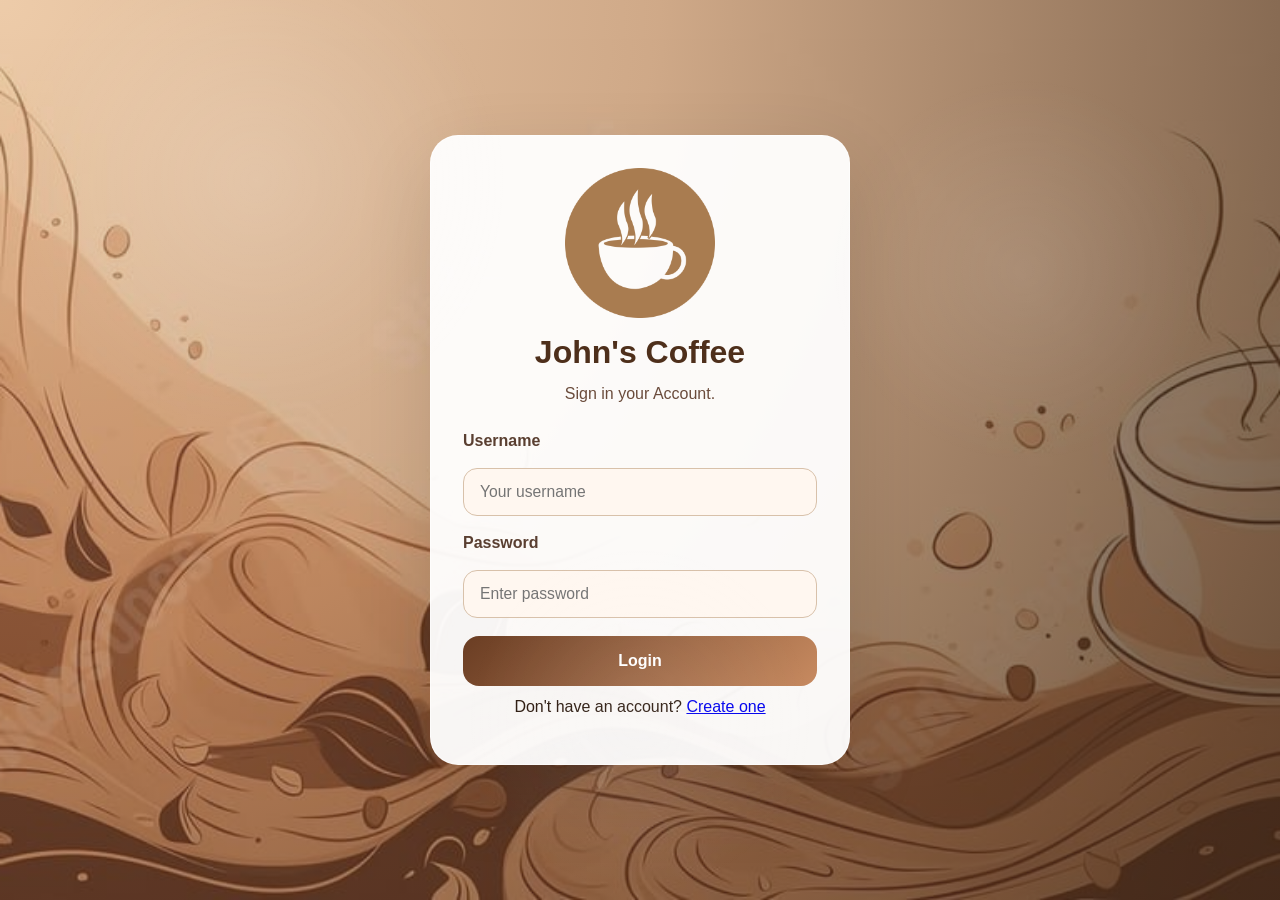
<file: coffee/index.html>
<!DOCTYPE html>
<html lang="en">
<head>
  <meta charset="UTF-8" />
  <meta name="viewport" content="width=device-width, initial-scale=1.0" />
  <title>Coffee Shop Login</title>
  <style>
    body { font-family: Arial, sans-serif; min-height: 100vh; margin: 0; display: flex; align-items: center; justify-content: center; background: #f4f1ed; }
    .redirect-card { max-width: 420px; width: 100%; padding: 24px; border-radius: 16px; background: #fff; box-shadow: 0 24px 60px rgba(0,0,0,0.12); text-align: center; }
    a { color: #8b4513; text-decoration: none; font-weight: 600; }
    p { color: #4a3b31; }
  </style>
</head>
<body>
  <div class="redirect-card">
    <h1>Unified Login</h1>
    <p>All customers and staff should use the same login page.</p>
    <p><a href="login.html">Go to Login</a></p>
    <script>window.location.href = 'login.html';</script>
  </div>
</body>
</html>
</file>
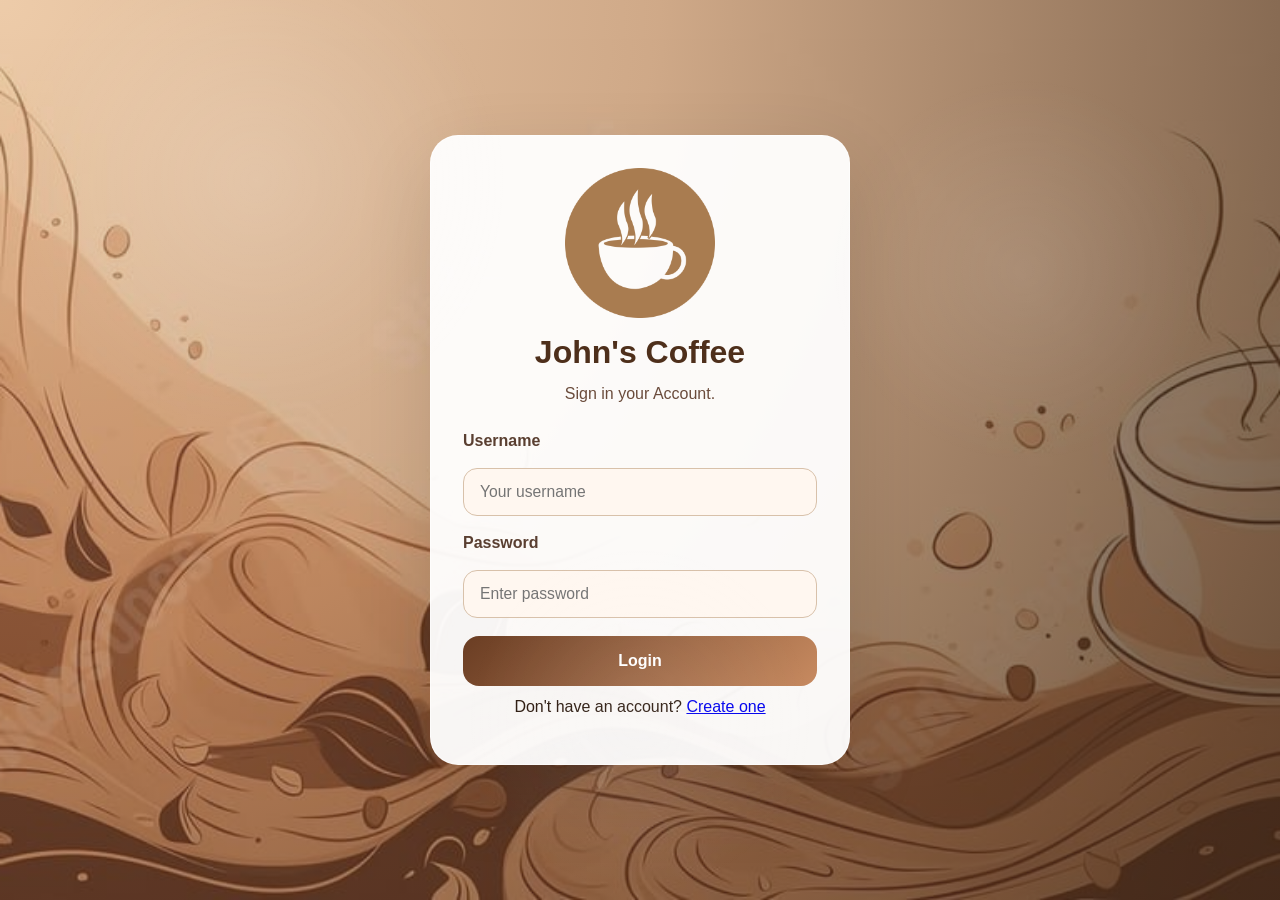
<file: coffee/login.html>
<!DOCTYPE html>
<html lang="en">
<head>
  <meta charset="UTF-8" />
  <meta name="viewport" content="width=device-width, initial-scale=1.0" />
  <title>Coffee Shop Login</title>
  <link rel="stylesheet" href="style.css" />
</head>
<body>
 
  <div class="login-page">
    <div class="login-card">
      <div class="login-brand">
        <div class="coffee">
          <img src="coffee logo.webp" alt="John's Coffee Logo" width="150" height="150">
        </div>
        <h1>John's Coffee</h1>
        <p>Sign in your Account.</p>
      </div>

      <form id="login-form" class="login-form">
        <label for="username">Username</label>
        <input id="username" type="text" placeholder="Your username" required />
        <label for="password">Password</label>
        <input id="password" type="password" placeholder="Enter password" required />
        <button type="submit">Login</button>
        <div id="login-feedback" class="feedback"></div>
      </form>
      <p style="text-align:center;margin-top:12px;">
        Don't have an account? <a href="register.html">Create one</a>
      </p>
    </div>
  </div>
  <script src="login.js"></script>
</body>
</html>
</file>
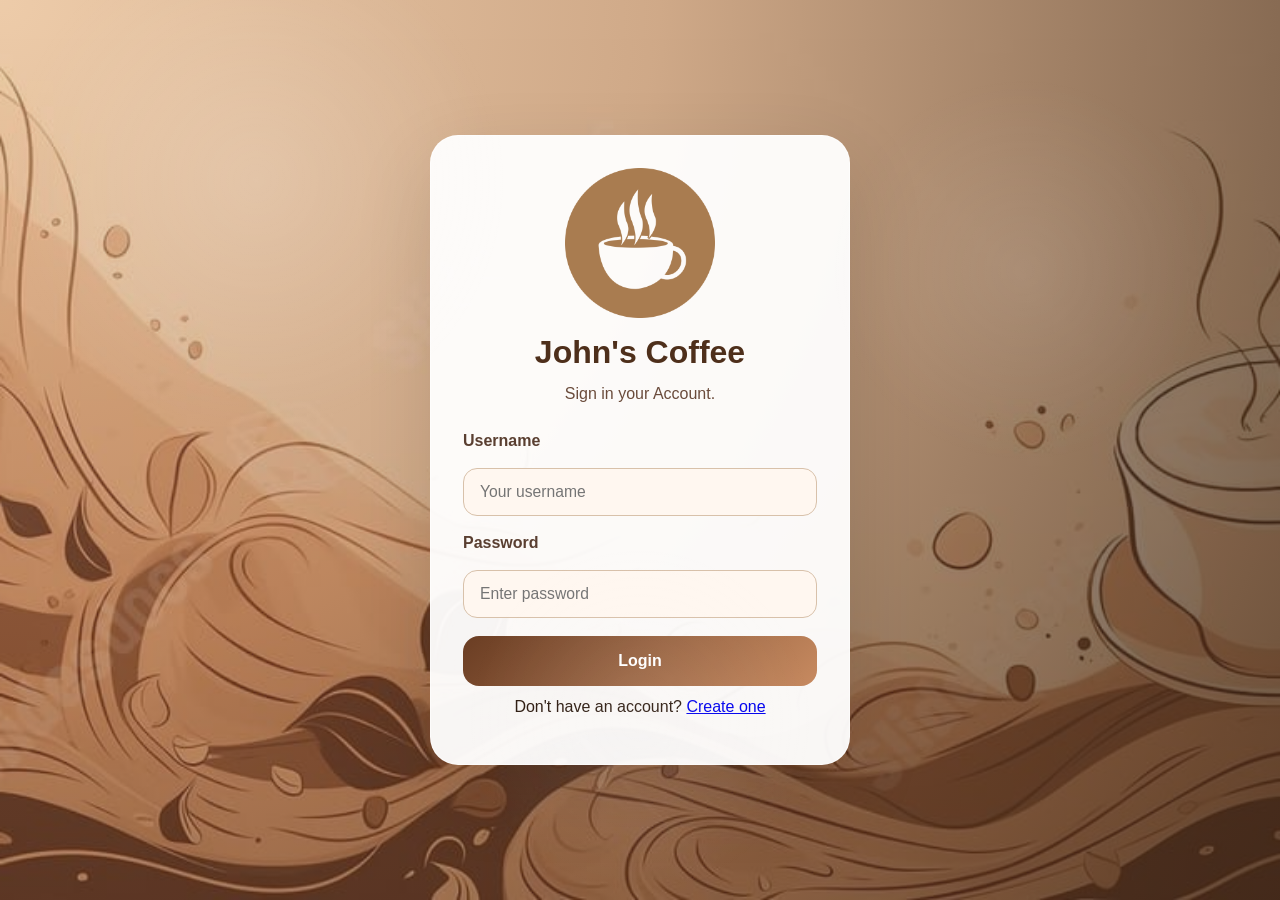
<file: coffee/ordering.html>
<!DOCTYPE html>
<html lang="en">
<head>
  <meta charset="UTF-8" />
  <meta name="viewport" content="width=device-width, initial-scale=1.0" />
  <title>Coffee Shop Ordering</title>
  <link rel="stylesheet" href="style.css" />
</head>
<body>  
  <div class="page-wrapper">
    <header class="page-header">
      <div style="display:flex;align-items:center;gap:16px;">
      
        <div class="site-logo" aria-hidden="true">
            <img src="coffee logo.webp" alt="John's Coffee Logo" width="80" height="80" />
        </div>
        <div>
          <p class="eyebrow">John's Coffee</p>
          <h1>Welcome <br> John's Coffee is the best</h1>
          <p>Pick your drink, set the quantity, and we’ll prepare it just like the café would. Enjoy!</p>
        </div>
      </div>
      <div class="user-panel">
        <span>Logged in as <strong id="current-user"></strong></span>
        <button id="change-password" class="secondary-btn">Change Password</button>
        <button id="logout">Logout</button>
      </div>
    </header>

    <div class="main-grid">
      <section class="menu-panel">
        <h2>Menu</h2>
        <div id="drink-grid" class="drink-grid"></div>
      </section>

      <aside class="summary-panel">
        <h2>Your Order</h2>
        <div class="order-summary">
          <h3>Items</h3>
          <ul id="order-list" class="summary-list"></ul>

          <div class="summary-list">
            <li><span>Subtotal</span><strong id="order-subtotal">$0.00</strong></li>
            <li><span>Tax (7%)</span><strong id="order-tax">$0.00</strong></li>
          </div>
          <div class="total-row">
            <span>Total</span>
            <strong id="order-total">$0.00</strong>
          </div>
        </div>

        <div class="input-group">
          <label ><h1>Order Type</h1></label>
          <div class="radio-grid">
            <label><input type="radio" name="order-type" value="Pickup" checked /> <h2>Pickup</h2></label>
            <label><input type="radio" name="order-type" value="Delivery" /> <h2>Delivery</h2></label>
          </div>
        </div>

        <button id="place-order">Place Order</button>
        <div id="order-feedback" class="feedback"></div>
      </aside>
    </div>
  </div>

  <div id="password-modal" class="modal">
    <div class="modal-content">
      <div class="modal-header">
        <h2>Change Password</h2>
        <button id="close-modal" class="close-btn">×</button>
      </div>
      <form id="change-password-form">
        <label for="current-pass">Current Password</label>
        <input id="current-pass" type="password" placeholder="Enter current password" required />
        <label for="new-pass">New Password</label>
        <input id="new-pass" type="password" placeholder="Enter new password" required />
        <label for="confirm-pass">Confirm Password</label>
        <input id="confirm-pass" type="password" placeholder="Confirm new password" required />
        <button type="submit">Update Password</button>
        <div id="password-feedback" class="feedback"></div>
      </form>
    </div>
  </div>

  <script src="script.js"></script>
</body>
</html>
</file>
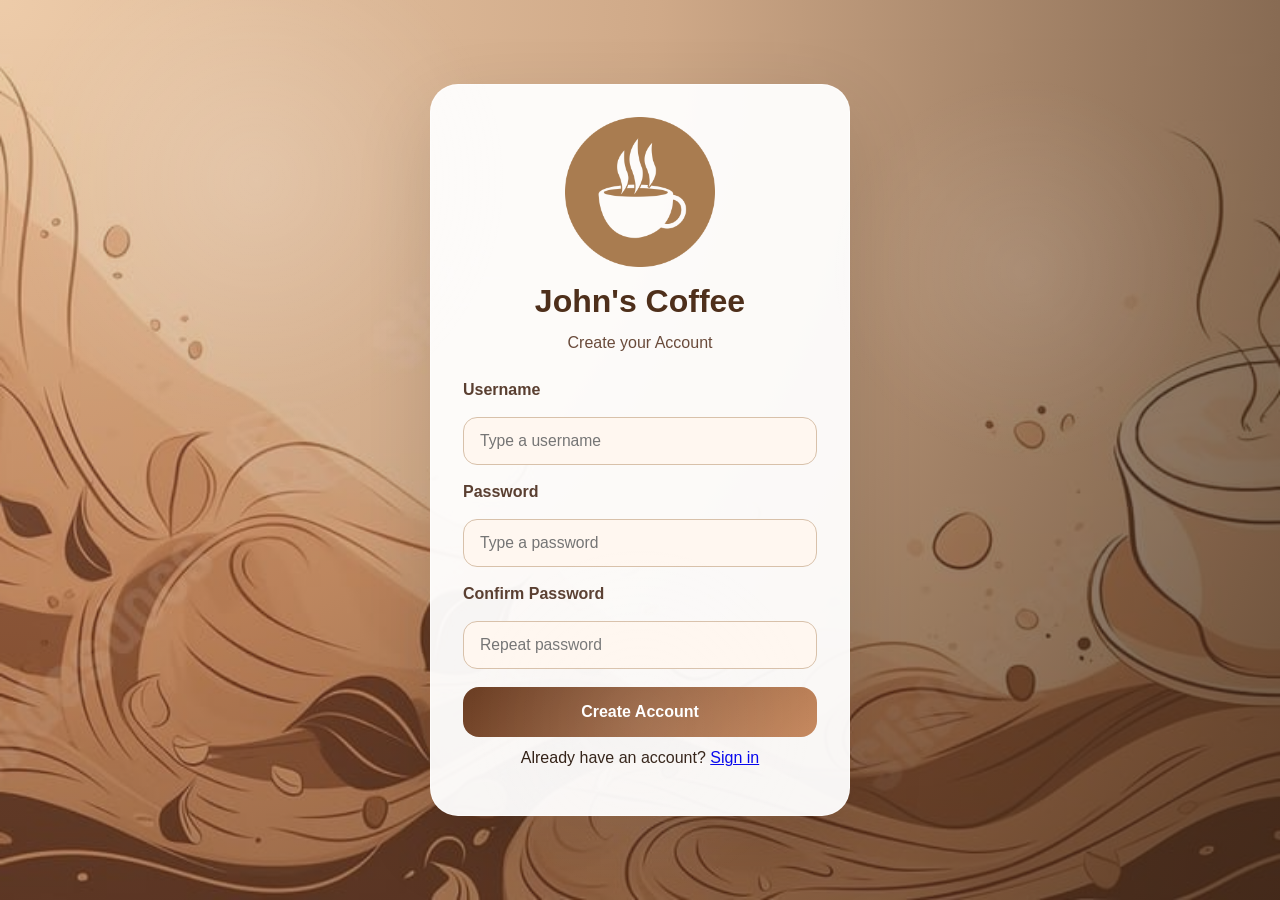
<file: coffee/register.html>
<!DOCTYPE html>
<html lang="en">
<head>
  <meta charset="UTF-8" />
  <meta name="viewport" content="width=device-width, initial-scale=1.0" />
  <title>Register - Bean & Brew</title>
  <link rel="stylesheet" href="style.css" />
</head>
<body>
  <div class="login-page">
    <div class="login-card">
      <div class="login-brand">
        <div class="coffee">
            <img src = "coffee logo.webp" alt = "Description of the image" width = "150" height = "150">
        </div>
        <h1>John's Coffee</h1>
        <p>Create your Account </p>
      </div>

      <form id="register-form" class="login-form">
        <label for="reg-username">Username</label>
        <input id="reg-username" type="text" placeholder="Type a username" required />

        <label for="reg-password">Password</label>
        <input id="reg-password" type="password" placeholder="Type a password" required />

        <label for="reg-password-confirm">Confirm Password</label>
        <input id="reg-password-confirm" type="password" placeholder="Repeat password" required />

        <button type="submit">Create Account</button>
        <div id="register-feedback" class="feedback"></div>
      </form>

      <p style="text-align:center;margin-top:12px;">Already have an account? <a href="login.html">Sign in</a></p>
    </div>
  </div>

  <script src="register.js"></script>
</body>
</html>
</file>
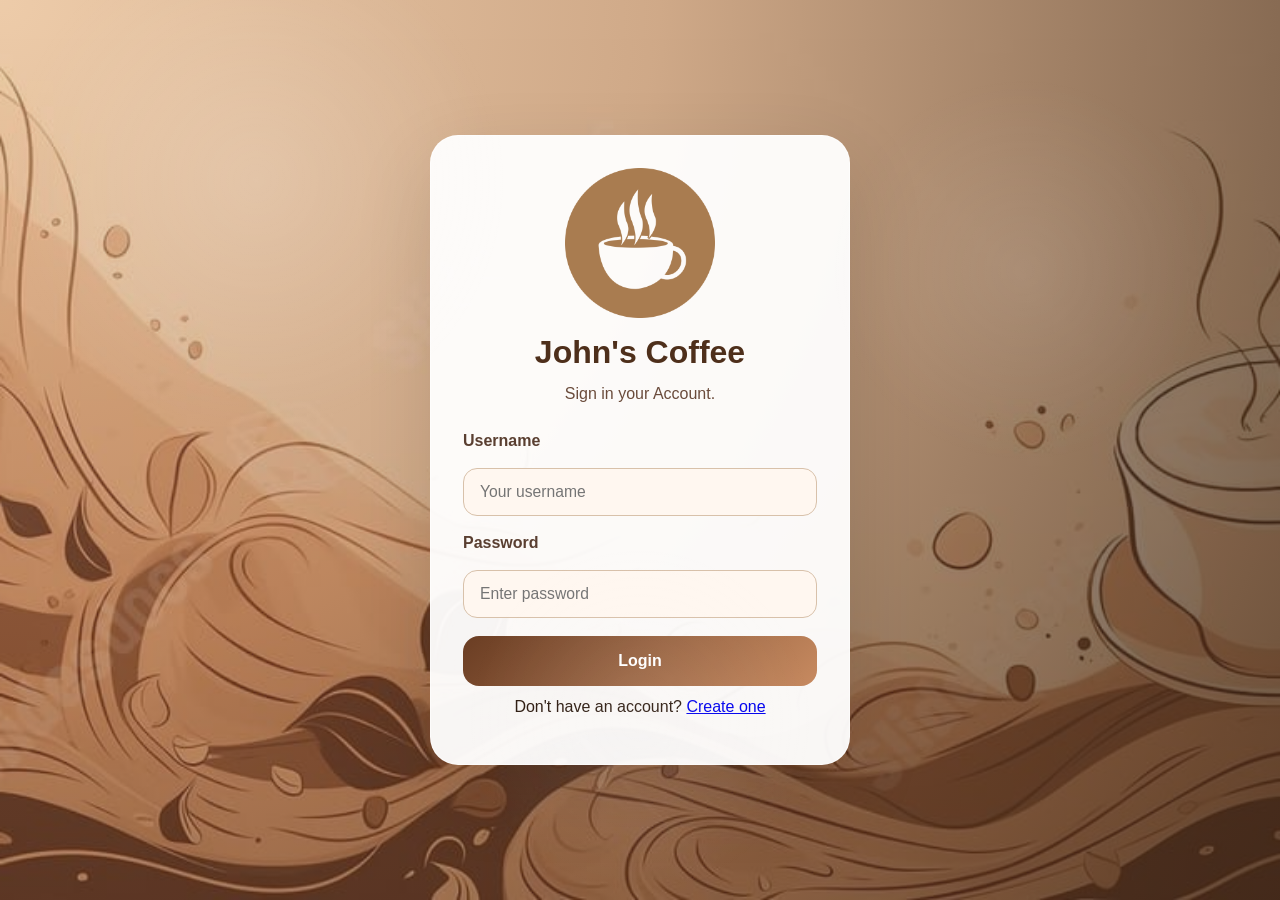
<file: coffee/staff-dashboard.html>
<!DOCTYPE html>
<html lang="en">
<head>
  <meta charset="UTF-8" />
  <meta name="viewport" content="width=device-width, initial-scale=1.0" />
  <title>Staff Dashboard</title>
  <link rel="stylesheet" href="style.css" />
</head>
<body>
  <div class="page-wrapper">
    <header class="page-header">
      <div>
        <p class="eyebrow">Staff Panel</p>
        <h1>Order Queue</h1>
        <p>Only staff users can see and manage customer orders here.</p>
      </div>
      <div class="user-panel">
        <span>Signed in as <strong id="staff-user"></strong></span>
        <button id="staff-change-password" class="secondary-btn">Change Password</button>
        <button id="staff-logout">Logout</button>
      </div>
    </header>

    <section class="menu-panel">
      <h2>Customer Orders</h2>
      <div id="orders-container" class="orders-container"></div>
    </section>
  </div>

  <div id="staff-password-modal" class="modal">
    <div class="modal-content">
      <div class="modal-header">
        <h2>Change Password</h2>
        <button id="staff-close-modal" class="close-btn">×</button>
      </div>
      <form id="staff-change-password-form">
        <label for="staff-current-pass">Current Password</label>
        <input id="staff-current-pass" type="password" placeholder="Enter current password" required />
        <label for="staff-new-pass">New Password</label>
        <input id="staff-new-pass" type="password" placeholder="Enter new password" required />
        <label for="staff-confirm-pass">Confirm Password</label>
        <input id="staff-confirm-pass" type="password" placeholder="Confirm new password" required />
        <button type="submit">Update Password</button>
        <div id="staff-password-feedback" class="feedback"></div>
      </form>
    </div>
  </div>

  <script src="staff-dashboard.js"></script>
</body>
</html>
</file>
<file: coffee/style.css>
* {
  box-sizing: border-box;
}

body {
  margin: 0;
  font-family: 'Segoe UI', Tahoma, Geneva, Verdana, sans-serif;
  background: radial-gradient(circle at top left, #d9b38c 0%, #8e5d39 42%, #422b1a 100%);
  color: #2d1b10;
  background: radial-gradient(circle at top left, rgba(217,179,140,0.4) 0%, rgba(142,93,57,0.4) 42%, rgba(66,43,26,0.8) 100%), 
  url('coffee bg.jpg');
  background-size: cover;
    background-attachment: fixed;
    background-position: center;
}

body::before {
  content: '';
  position: fixed;
  inset: 0;
  background: radial-gradient(circle at 20% 20%, rgba(255,255,255,0.15), transparent 20%),
    radial-gradient(circle at 80% 30%, rgba(255,255,255,0.1), transparent 16%),
    radial-gradient(circle at 50% 80%, rgba(255,255,255,0.08), transparent 18%);
  pointer-events: none;
}

.page-wrapper {
  max-width: 1120px;
  margin: 0 auto;
  padding: 28px 24px 48px;
  position: relative;
}

.page-header {
  display: flex;
  justify-content: space-between;
  gap: 18px;
  align-items: flex-start;
  margin-bottom: 28px;
  padding: 26px 30px;
  border-radius: 24px;
  background: rgba(255, 255, 255, 0.14);
  border: 1px solid rgba(255, 255, 255, 0.18);
  backdrop-filter: blur(12px);
}

.eyebrow {
  margin: 0 0 8px;
  font-size: 0.9rem;
  letter-spacing: 0.18em;
  text-transform: uppercase;
  color: #f2e2d7;
}

.page-header h1 {
  margin: 0;
  font-size: clamp(2.2rem, 2.4vw, 3rem);
  color: #fff4e8;
}

.page-header p {
  margin: 12px 0 0;
  max-width: 640px;
  color: #fff0da;
  line-height: 1.7;
}

.user-panel {
  display: flex;
  flex-direction: column;
  align-items: flex-end;
  gap: 14px;
  min-width: 180px;
}

.user-panel span {
  color: #fff0da;
  font-size: 0.98rem;
}

.user-panel button {
  width: auto;
  padding: 10px 18px;
  border-radius: 999px;
  background: #4e2f1b;
  color: #fff;
  font-weight: 700;
}

.main-grid {
  display: grid;
  gap: 24px;
  grid-template-columns: 1.65fr 1fr;
}

.menu-panel,
.summary-panel {
  background: rgba(255, 255, 255, 0.88);
  border-radius: 24px;
  padding: 26px;
  box-shadow: 0 22px 60px rgba(0, 0, 0, 0.16);
}

.menu-panel h1,
.summary-panel h2 {
  margin-top: 0;
  color: #5b3a23;
}

.drink-grid {
  display: grid;
  gap: 18px;
}

.drink-card {
  display: grid;
  grid-template-columns: 1fr auto;
  gap: 18px;
  border: 1px solid rgba(93, 61, 31, 0.16);
  border-radius: 18px;
  padding: 20px;
  background: rgba(255, 255, 255, 0.94);
  align-items: center;
}

.drink-info {
  display: grid;
  grid-template-columns: auto 1fr;
  gap: 16px;
  align-items: center;
}

.drink-image {
  width: 88px;
  height: 88px;
  object-fit: cover;
  border-radius: 18px;
  border: 1px solid rgba(93, 61, 31, 0.16);
}

.drink-info h3 {
  margin: 0;
  font-size: 1.18rem;
  color: #3f2717;
}

.orders-container {
  display: grid;
  gap: 20px;
}

.order-card {
  background: rgba(255, 255, 255, 0.96);
  border: 1px solid rgba(93, 61, 31, 0.14);
  border-radius: 20px;
  padding: 22px;
}

.order-card-header {
  display: flex;
  justify-content: space-between;
  gap: 18px;
  margin-bottom: 18px;
  flex-wrap: wrap;
}

.order-items {
  display: grid;
  gap: 10px;
  margin-bottom: 16px;
}

.order-item {
  display: flex;
  justify-content: space-between;
  color: #5b473f;
}

.order-summary-list {
  display: grid;
  gap: 12px;
  margin-bottom: 16px;
  border-top: 1px solid #f0e1cd;
  padding-top: 14px;
}

.order-summary-list div {
  display: flex;
  justify-content: space-between;
  color: #4f3525;
}

.order-status {
  display: inline-flex;
  align-items: center;
  gap: 10px;
  padding: 10px 14px;
  border-radius: 16px;
  background: #fcf3ea;
  color: #5b3a23;
  font-weight: 700;
}

.status-actions {
  margin-top: 18px;
  display: grid;
  gap: 12px;
}

.status-controls {
  display: flex;
  align-items: center;
  gap: 12px;
  flex-wrap: wrap;
}

.status-select {
  min-width: 180px;
  padding: 10px 12px;
  border-radius: 14px;
  border: 1px solid #d8c1aa;
  background: #fff;
  color: #4f3525;
}

.status-btn {
  padding: 10px 18px;
  border: none;
  border-radius: 14px;
  background: #5b3a23;
  color: #fff;
  font-weight: 700;
  cursor: pointer;
}

.status-btn:disabled {
  opacity: 0.55;
  cursor: not-allowed;
}

.drink-info p {
  margin: 10px 0 0;
  color: #6f5850;
  font-size: 0.95rem;
  line-height: 1.6;
}

.drink-meta {
  text-align: right;
}

.price {
  font-weight: 700;
  color: #824f2d;
  font-size: 1.05rem;
}

.quantity-control {
  display: grid;
  grid-template-columns: 1fr auto;
  gap: 12px;
  align-items: center;
  margin-top: 14px;
}

.quantity-control label {
  font-size: 0.92rem;
  color: #5d473f;
}

.quantity-control input {
  width: 70px;
  padding: 10px 12px;
  border-radius: 14px;
  border: 1px solid #d8c1aa;
  font-size: 1rem;
  text-align: center;
  background: #faf1e9;
}

.summary-panel .input-group {
  display: grid;
  gap: 12px;
  margin-bottom: 22px;
}

.summary-panel label {
  font-weight: 700;
  color: #5b3a23;
}

.radio-grid {
  display: grid;
  gap: 10px;
  display: flex;
  width: 18px;
    height: 50px;
    accent-color: #8e5d39; 
    cursor: pointer;
}

.summary-panel input,
.summary-panel select {
  width: 100%;
  border: 1px solid #d8c1aa;
  border-radius: 14px;
  padding: 14px 16px;
  background: #fff7f0;
  font-size: 0.98rem;
}

.order-summary {
  border-top: 1px solid #eed7c4;
  padding-top: 18px;
}

.order-summary h3 {
  margin: 0 0 14px;
  font-size: 1rem;
  color: #4f3525;
}

.summary-list {
  list-style: none;
  margin: 0;
  padding: 0;
}

.summary-list li {
  display: flex;
  justify-content: space-between;
  padding: 12px 0;
  border-bottom: 1px solid #f2e0d2;
  color: #5b4437;
}

.summary-list li strong {
  color: #3c2314;
}

.total-row {
  display: flex;
  justify-content: space-between;
  padding: 18px 0 0;
  font-size: 1.14rem;
  font-weight: 700;
}

button {
  width: 100%;
  border: none;
  border-radius: 16px;
  padding: 16px 18px;
  background: linear-gradient(135deg, #7d4d2f, #c98b67);
  color: #fff;
  font-size: 1rem;
  font-weight: 700;
  cursor: pointer;
  transition: transform 0.18s ease, box-shadow 0.18s ease;
}

button:hover {
  transform: translateY(-1px);
  box-shadow: 0 16px 38px rgba(125, 77, 47, 0.23);
}

.feedback {
  margin-top: 18px;
  padding: 16px 18px;
  border-radius: 16px;
  background: #f8f0e7;
  color: #2f1f14;
  display: none;
  white-space: pre-line; 
}

.login-page {
  min-height: 100vh;
  display: grid;
  place-items: center;
  padding: 24px;
}

.login-card {
  width: 100%;
  max-width: 420px;
  padding: 32px;
  border-radius: 28px;
  background: rgba(255, 255, 255, 0.95);
  box-shadow: 0 28px 80px rgba(0, 0, 0, 0.12);
  border: 1px solid rgba(255, 255, 255, 0.55);
}

.login-brand {
  text-align: center;
  margin-bottom: 26px;
}


.login-brand h1 {
  margin: 0;
  font-size: 2rem;
  color: #4e2f1b;
}

.site-logo svg {
  display: block;
  border-radius: 12px;
  box-shadow: 0 8px 26px rgba(0,0,0,0.18);
}

.page-header .eyebrow { margin-bottom: 4px; }

.login-brand p {
  margin: 10px auto 0;
  color: #6a4b3b;
  line-height: 1.6;
}

.login-form {
  display: grid;
  gap: 18px;
}

.login-form label {
  font-weight: 700;
  color: #5a3f31;
}

.login-form input {
  width: 100%;
  border: 1px solid #d8c1aa;
  border-radius: 14px;
  padding: 14px 16px;
  background: #fff7f0;
  color: #3f2717;
  font-size: 0.98rem;
}

.login-form button {
  background: linear-gradient(135deg, #6a3d23, #c78a60);
}

@media (max-width: 880px) {
  .page-wrapper {
    padding: 18px;
  }

  .page-header {
    flex-direction: column;
    align-items: stretch;
  }

  .user-panel {
    align-items: flex-start;
  }

  .main-grid {
    grid-template-columns: 1fr;
  }
}
.coffee {
  display: flex;
  justify-content: center;
  align-items: center;
  margin-bottom: 16px;
  animation: float 3s ease-in-out infinite;
}
@keyframes float {
  0%, 100% {
    transform: translateY(0);
  }
  50% {
    transform: translateY(-8px);
  }
}

.modal {
  display: none;
  position: fixed;
  inset: 0;
  background: rgba(0, 0, 0, 0.5);
  justify-content: center;
  align-items: center;
  z-index: 1000;
}

.modal-content {
  background: rgba(255, 255, 255, 0.95);
  border-radius: 24px;
  padding: 28px;
  max-width: 420px;
  width: 90%;
  box-shadow: 0 22px 60px rgba(0, 0, 0, 0.16);
}

.modal-header {
  display: flex;
  justify-content: space-between;
  align-items: center;
  margin-bottom: 22px;
}

.modal-header h2 {
  margin: 0;
  font-size: 1.5rem;
  color: #5b3a23;
}

.close-btn {
  background: none;
  border: none;
  font-size: 1.8rem;
  color: #5b3a23;
  cursor: pointer;
  padding: 0;
  width: 32px;
  height: 32px;
  display: flex;
  align-items: center;
  justify-content: center;
  border-radius: 8px;
  transition: background 0.2s;
}

.close-btn:hover {
  background: rgba(93, 61, 31, 0.1);
}

#change-password-form,
#staff-change-password-form {
  display: grid;
  gap: 16px;
}

#change-password-form label,
#staff-change-password-form label {
  font-weight: 700;
  color: #5a3f31;
  font-size: 0.95rem;
}

#change-password-form input,
#staff-change-password-form input {
  width: 100%;
  border: 1px solid #d8c1aa;
  border-radius: 14px;
  padding: 12px 14px;
  background: #fff7f0;
  color: #3f2717;
  font-size: 0.95rem;
}

#change-password-form button,
#staff-change-password-form button {
  margin-top: 8px;
  padding: 14px 18px;
}

.secondary-btn {
  background: #5b3a23 !important;
  color: #fff !important;
  padding: 10px 16px !important;
  border-radius: 12px !important;
  font-size: 0.9rem !important;
  cursor: pointer !important;
  border: none !important;
  transition: background 0.2s !important;
}

.secondary-btn:hover {
  background: #4e2f1b !important;
}
</file>
